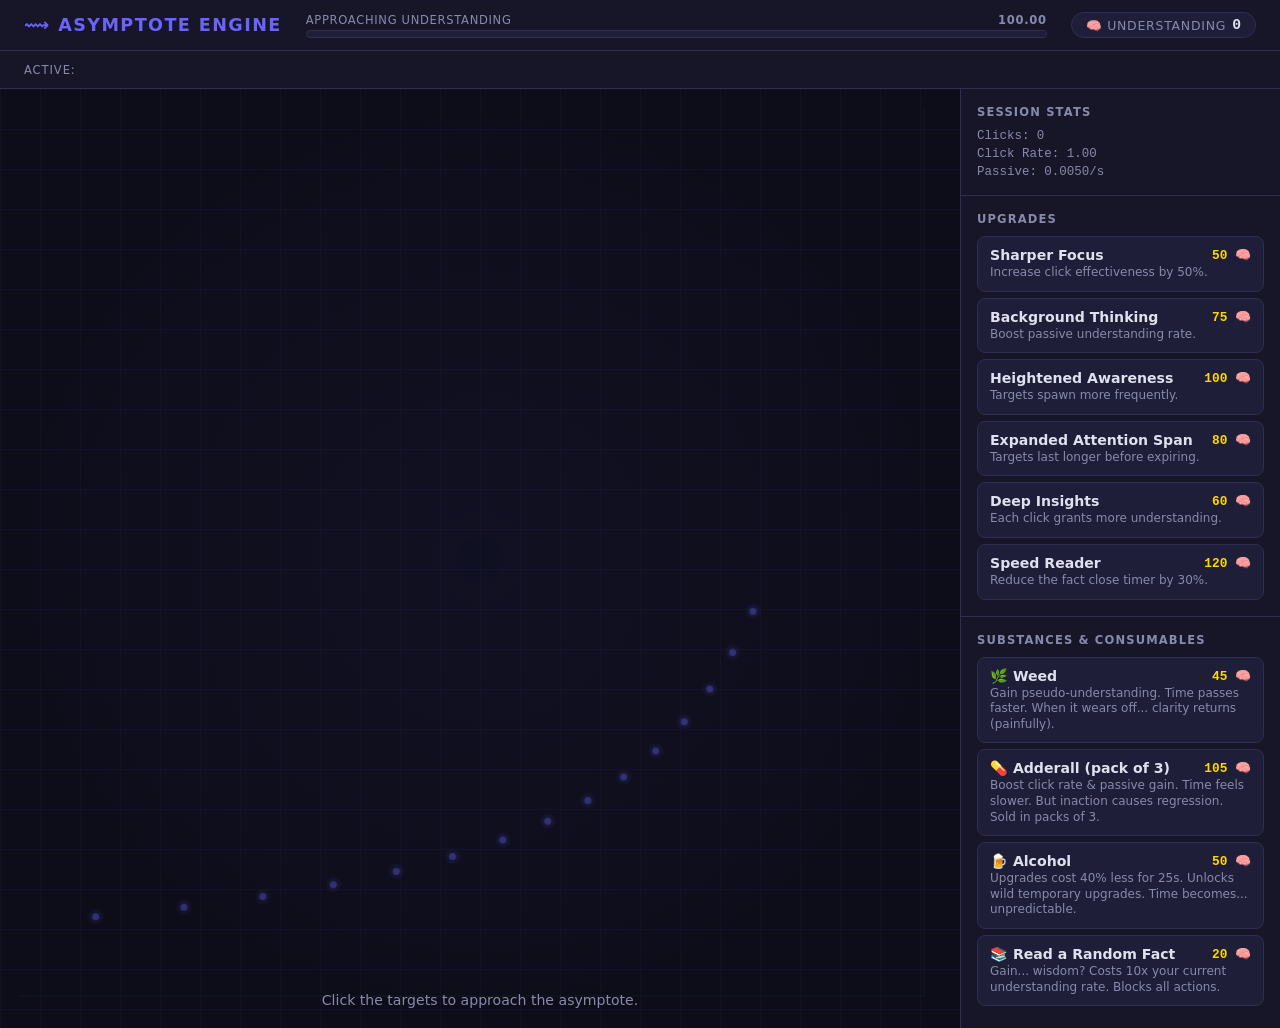
<file: index.html>
<!DOCTYPE html>
<html lang="en">
<head>
  <meta charset="UTF-8" />
  <meta name="viewport" content="width=device-width, initial-scale=1.0" />
  <title>Asymptote Engine</title>
  <link rel="stylesheet" href="src/styles/style.css" />
</head>
<body>
  <div id="app">

    <!-- ── Header / Stats Bar ── -->
    <header id="header">
      <h1>⟿ Asymptote Engine</h1>

      <div class="progress-container">
        <div class="progress-label">
          <span>Approaching Understanding</span>
          <span id="distance-counter" style="font-weight:700;">100.00</span>
        </div>
        <div class="progress-bar">
          <div id="progress-bar-fill"></div>
        </div>
      </div>

      <div class="stat-chip">
        <span class="label">🧠 Understanding</span>
        <span class="value" id="understanding-counter">0</span>
      </div>

      <div class="stat-chip pseudo-chip" style="display:none">
        <span class="label">🌿 Pseudo</span>
        <span class="value" id="pseudo-counter">0</span>
      </div>
    </header>

    <!-- ── Active Effects Bar ── -->
    <div id="active-effects-bar">
      <span style="font-size:0.72rem;color:var(--color-text-muted);text-transform:uppercase;letter-spacing:0.08em;white-space:nowrap;">Active:</span>
      <div id="active-effects"></div>
    </div>

    <!-- ── Main Game Area ── -->
    <main id="game-area">
      <canvas id="engine-bg" aria-hidden="true"></canvas>
    </main>

    <!-- ── Sidebar ── -->
    <aside id="sidebar">

      <!-- Stats -->
      <div class="sidebar-section">
        <div class="section-title">Session Stats</div>
        <div id="stats-display"></div>
      </div>

      <!-- Regular Upgrades -->
      <div class="sidebar-section">
        <div class="section-title">Upgrades</div>
        <div id="upgrades-list"></div>
      </div>

      <!-- Substances & Consumables -->
      <div class="sidebar-section">
        <div class="section-title">Substances &amp; Consumables</div>
        <div id="consumables-list"></div>
      </div>

    </aside>

  </div>

  <script type="module" src="src/main.js"></script>
</body>
</html>
</file>
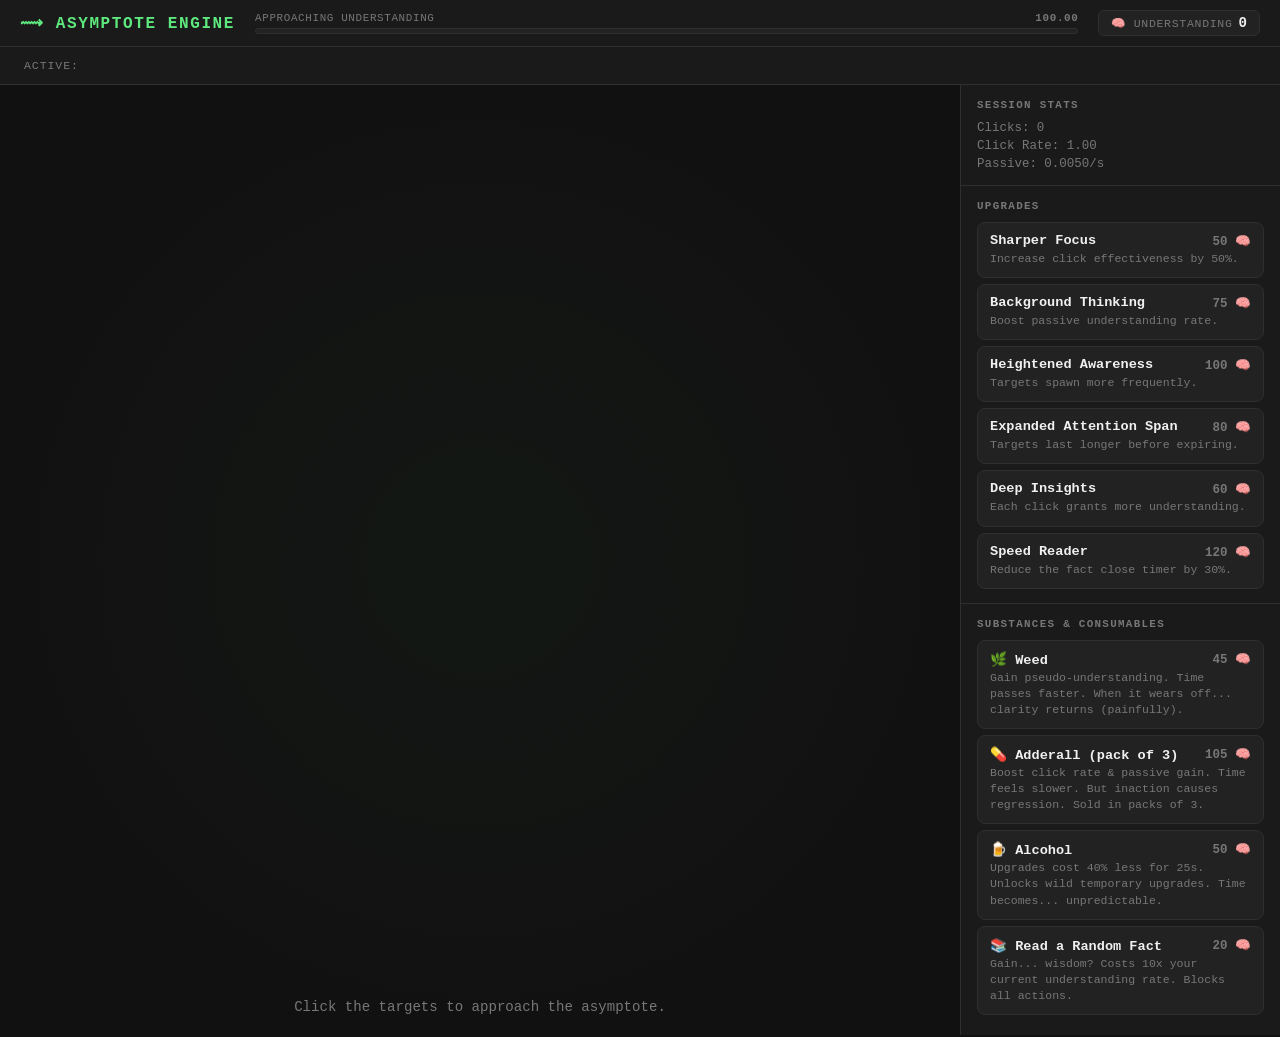
<file: src/index.html>
<!DOCTYPE html>
<html lang="en">
<head>
  <meta charset="UTF-8" />
  <meta name="viewport" content="width=device-width, initial-scale=1.0" />
  <title>Asymptote Engine</title>
  <link rel="stylesheet" href="styles/animations.css" />
</head>
<body>
  <div id="app">

    <!-- ── Header / Stats Bar ── -->
    <header id="header">
      <h1>⟿ Asymptote Engine</h1>

      <div class="progress-container">
        <div class="progress-label">
          <span>Approaching Understanding</span>
          <span id="distance-counter" style="font-family:monospace;font-weight:700;">100.00</span>
        </div>
        <div class="progress-bar">
          <div id="progress-bar-fill"></div>
        </div>
      </div>

      <div class="stat-chip">
        <span class="label">🧠 Understanding</span>
        <span class="value" id="understanding-counter">0</span>
      </div>

      <div class="stat-chip pseudo-chip" style="display:none">
        <span class="label">🌿 Pseudo</span>
        <span class="value" id="pseudo-counter">0</span>
      </div>
    </header>

    <!-- ── Active Effects Bar ── -->
    <div id="active-effects-bar">
      <span style="font-size:0.72rem;color:var(--color-text-muted);text-transform:uppercase;letter-spacing:0.08em;white-space:nowrap;">Active:</span>
      <div id="active-effects"></div>
    </div>

    <!-- ── Main Game Area ── -->
    <main id="game-area"></main>

    <!-- ── Sidebar ── -->
    <aside id="sidebar">

      <!-- Stats -->
      <div class="sidebar-section">
        <div class="section-title">Session Stats</div>
        <div id="stats-display"></div>
      </div>

      <!-- Regular Upgrades -->
      <div class="sidebar-section">
        <div class="section-title">Upgrades</div>
        <div id="upgrades-list"></div>
      </div>

      <!-- Substances & Consumables -->
      <div class="sidebar-section">
        <div class="section-title">Substances &amp; Consumables</div>
        <div id="consumables-list"></div>
      </div>

    </aside>

  </div>

  <script type="module" src="main.js"></script>
</body>
</html>
</file>
<file: src/styles/style.css>
/* style.css — Asymptote Engine Game
 * Canonical stylesheet.
 *
 * Design system ported and adapted from indrolend/basic-browser-spa (style.css).
 * All `.spa-` and `.asy-` prefixes have been removed/remapped to match this
 * repo's standalone DOM structure. Game-specific mechanics CSS is preserved.
 */

/* ─── CSS Variables ─────────────────────────────────────────────── */
:root {
  /* Core palette — purple/indigo (first-version aesthetic) */
  --color-bg: #0d0d1a;
  --color-surface: #161628;
  --color-surface-2: #1e1e38;
  --color-border: #2e2e52;
  --color-accent: #6c63ff;
  --color-accent-dim: #4a44c0;
  --color-text: #e0e0f0;
  --color-text-muted: #888aaa;

  /* Aliases matching SPA short names (for design-system portability) */
  --bg: var(--color-bg);
  --fg: var(--color-text);
  --accent: var(--color-accent);
  --panel: var(--color-surface-2);
  --panel-active: #2a2a4a;

  /* Gameplay colours */
  --color-target: #6c63ff;
  --color-target-glow: rgba(108, 99, 255, 0.6);
  --color-reward: #ffd700;
  --color-pseudo: #98fb98;
  --color-bar-early: #4a44c0;
  --color-bar-mid: #6c63ff;
  --color-bar-late: #a78bfa;
  --color-bar-max: #e879f9;
  --color-danger: #ff4466;
  --color-weed: #4ade80;
  --color-adderall: #60a5fa;
  --color-alcohol: #f59e0b;

  /* Typography — system sans-serif main, Courier New mono */
  --font-main: 'Segoe UI', system-ui, sans-serif;
  --font-mono: 'Courier New', monospace;

  /* Shared tokens */
  --radius: 8px;
  --shadow: 0 4px 24px rgba(0,0,0,0.5);

  /* Design-system component tokens */
  --color-border-dim: #2a2a52;      /* slightly lighter purple border for hero containers */
  --color-surface-action: #1e1e3a;  /* dark purple background for action elements */
  --color-surface-action-hover: #252548; /* hover state for action elements */
  --color-action-border: #3a3a6a;   /* border for action/interactive elements */
  --color-subtext: #666;            /* secondary subtext, slightly brighter than muted */
  --color-label-dim: #555;          /* very dim label text */
}

/* ─── Base Reset ────────────────────────────────────────────────── */
*, *::before, *::after {
  box-sizing: border-box;
  margin: 0;
  padding: 0;
}

html, body {
  /* Prevent double-tap zoom and improve tap responsiveness on mobile */
  touch-action: manipulation;
}

body {
  background: var(--color-bg);
  color: var(--color-text);
  font-family: var(--font-main);
  min-height: 100vh;
  min-height: 100svh; /* small-viewport-height for mobile browsers */
  display: flex;
  flex-direction: column;
  transition: filter 0.3s ease, background 0.4s ease;
}

/* ─── Substance Visual Effects ──────────────────────────────────── */
body.weed-active {
  filter: hue-rotate(40deg) saturate(1.3);
  animation: weed-pulse 3s ease-in-out infinite;
}
body.adderall-active {
  filter: contrast(1.15) brightness(1.1);
  animation: adderall-sharpen 2s ease-in-out infinite;
}
body.alcohol-active {
  animation: alcohol-wobble 0.8s ease-in-out infinite;
}

@keyframes weed-pulse {
  0%, 100% { filter: hue-rotate(40deg) saturate(1.3); }
  50% { filter: hue-rotate(80deg) saturate(1.6) brightness(1.05); }
}
@keyframes adderall-sharpen {
  0%, 100% { filter: contrast(1.15) brightness(1.1); }
  50% { filter: contrast(1.25) brightness(1.15) saturate(1.1); }
}
@keyframes alcohol-wobble {
  0%, 100% { transform: rotate(0deg); }
  25% { transform: rotate(0.5deg); }
  75% { transform: rotate(-0.5deg); }
}

/* ─── Layout ────────────────────────────────────────────────────── */
#app {
  display: grid;
  grid-template-rows: auto auto 1fr;
  grid-template-columns: 1fr 320px;
  grid-template-areas:
    "header  header"
    "effects effects"
    "game    sidebar";
  min-height: 100vh;
  min-height: 100svh;
  gap: 0;
}

/* ─── Header ────────────────────────────────────────────────────── */
#header {
  grid-area: header;
  background: var(--color-surface);
  border-bottom: 1px solid var(--color-border);
  padding: 12px 24px;
  display: flex;
  align-items: center;
  gap: 24px;
  flex-wrap: wrap;
}

#header h1 {
  font-size: 1.1rem;
  font-weight: 700;
  color: var(--color-accent);
  letter-spacing: 0.08em;
  text-transform: uppercase;
  white-space: nowrap;
}

.stat-chip {
  display: flex;
  align-items: center;
  gap: 6px;
  background: var(--color-surface-2);
  border: 1px solid var(--color-border);
  border-radius: 20px;
  padding: 4px 14px;
  font-size: 0.92rem;
}
.stat-chip .label {
  color: var(--color-text-muted);
  font-size: 0.78rem;
  text-transform: uppercase;
  letter-spacing: 0.06em;
}
.stat-chip .value {
  font-weight: 700;
  font-family: var(--font-mono);
  color: var(--color-text);
}
.stat-chip.pseudo-chip {
  border-color: var(--color-pseudo);
}
.stat-chip.pseudo-chip .value {
  color: var(--color-pseudo);
}

/* Progress bar */
.progress-container {
  flex: 1;
  min-width: 160px;
}
.progress-label {
  font-size: 0.72rem;
  color: var(--color-text-muted);
  text-transform: uppercase;
  letter-spacing: 0.06em;
  margin-bottom: 3px;
  display: flex;
  justify-content: space-between;
}
.progress-bar {
  height: 8px;
  background: var(--color-surface-2);
  border-radius: 4px;
  overflow: hidden;
  border: 1px solid var(--color-border);
}
#progress-bar-fill {
  height: 100%;
  width: 0%;
  background: var(--color-bar-early);
  border-radius: 4px;
  transition: width 0.5s ease, background 0.5s ease;
}

/* ─── Active Effects Bar ────────────────────────────────────────── */
#active-effects-bar {
  grid-area: effects;
  background: var(--color-surface);
  border-bottom: 1px solid var(--color-border);
  padding: 6px 24px;
  display: flex;
  align-items: center;
  gap: 10px;
  min-height: 38px;
}

#active-effects {
  display: flex;
  gap: 8px;
  flex-wrap: wrap;
}

.active-effect-badge {
  display: flex;
  align-items: center;
  gap: 6px;
  background: var(--color-surface-2);
  border: 1px solid var(--color-accent);
  border-radius: 20px;
  padding: 3px 12px;
  font-size: 0.82rem;
  animation: badge-in 0.3s ease;
}
.active-effect-badge.fading {
  animation: badge-out 0.3s ease forwards;
}
.effect-label { color: var(--color-text); }
.effect-timer { color: var(--color-accent); font-family: var(--font-mono); font-weight: 700; }

@keyframes badge-in {
  from { opacity: 0; transform: scale(0.8); }
  to { opacity: 1; transform: scale(1); }
}
@keyframes badge-out {
  from { opacity: 1; transform: scale(1); }
  to { opacity: 0; transform: scale(0.8); }
}

/* ─── Game Area ─────────────────────────────────────────────────── */
#game-area {
  grid-area: game;
  position: relative;
  background:
    radial-gradient(ellipse at 50% 50%, rgba(108,99,255,0.04) 0%, transparent 70%),
    var(--color-bg);
  overflow: hidden;
  cursor: default;
  min-height: 400px;
}

/* Subtle grid overlay */
#game-area::before {
  content: '';
  position: absolute;
  inset: 0;
  background-image:
    linear-gradient(rgba(108,99,255,0.05) 1px, transparent 1px),
    linear-gradient(90deg, rgba(108,99,255,0.05) 1px, transparent 1px);
  background-size: 40px 40px;
  pointer-events: none;
}

/* Engine background canvas — drawn by main.js; sits behind all targets */
#engine-bg {
  position: absolute;
  inset: 0;
  width: 100%;
  height: 100%;
  pointer-events: none;
  z-index: 0;
}

/* ─── Targets ───────────────────────────────────────────────────── */
.target {
  position: absolute;
  width: 44px;
  height: 44px;
  background: radial-gradient(circle at 35% 35%, #8b85ff, var(--color-accent));
  border: 2px solid rgba(255,255,255,0.3);
  border-radius: 50%;
  cursor: pointer;
  transform: translate(-50%, -50%);
  box-shadow: 0 0 16px var(--color-target-glow), 0 0 4px rgba(255,255,255,0.2);
  animation: target-spawn 0.2s ease-out, target-lifetime linear forwards;
  transition: transform 0.1s ease, box-shadow 0.1s ease;
  user-select: none;
  will-change: transform, opacity;
  z-index: 1;
}

.target:hover {
  transform: translate(-50%, -50%) scale(1.18);
  box-shadow: 0 0 28px var(--color-target-glow), 0 0 8px rgba(255,255,255,0.35);
}

@keyframes target-lifetime {
  0%   { opacity: 1; }
  70%  { opacity: 0.9; }
  100% { opacity: 0.1; transform: translate(-50%, -50%) scale(0.7); }
}

@keyframes target-spawn {
  from { opacity: 0; transform: translate(-50%, -50%) scale(0.3); }
  to   { opacity: 1; transform: translate(-50%, -50%) scale(1); }
}

.target.clicked {
  animation: target-click 0.2s ease forwards;
  pointer-events: none;
}
@keyframes target-click {
  0%   { transform: translate(-50%, -50%) scale(1); opacity: 1; }
  50%  { transform: translate(-50%, -50%) scale(1.4); opacity: 0.6; }
  100% { transform: translate(-50%, -50%) scale(0); opacity: 0; }
}

.target.expired {
  animation: target-expire 0.4s ease forwards;
  pointer-events: none;
}
@keyframes target-expire {
  0%   { opacity: 0.5; transform: translate(-50%, -50%) scale(1); }
  100% { opacity: 0; transform: translate(-50%, -50%) scale(0.3); filter: grayscale(1); }
}

/* ─── Floating Reward Text ──────────────────────────────────────── */
.floating-reward {
  position: absolute;
  color: var(--color-reward);
  font-weight: 700;
  font-size: 1rem;
  font-family: var(--font-mono);
  pointer-events: none;
  transform: translate(-50%, -100%);
  animation: float-up 1s ease forwards;
  text-shadow: 0 0 8px rgba(255, 215, 0, 0.7);
  z-index: 10;
  white-space: nowrap;
}
@keyframes float-up {
  0%   { opacity: 1; transform: translate(-50%, -100%); }
  80%  { opacity: 0.9; }
  100% { opacity: 0; transform: translate(-50%, -260%); }
}

/* ─── Hint Message ──────────────────────────────────────────────── */
.hint-message {
  position: absolute;
  bottom: 20px;
  left: 50%;
  transform: translateX(-50%);
  color: var(--color-text-muted);
  font-size: 0.88rem;
  pointer-events: none;
  transition: opacity 1s ease;
  z-index: 5;
}
.hint-message.fade-out { opacity: 0; }

/* ─── Sidebar ───────────────────────────────────────────────────── */
#sidebar {
  grid-area: sidebar;
  background: var(--color-surface);
  border-left: 1px solid var(--color-border);
  display: flex;
  flex-direction: column;
  overflow-y: auto;
}

.sidebar-section {
  padding: 16px;
  border-bottom: 1px solid var(--color-border);
}
.sidebar-section:last-child { border-bottom: none; }

.section-title {
  font-size: 0.72rem;
  font-weight: 700;
  color: var(--color-text-muted);
  text-transform: uppercase;
  letter-spacing: 0.1em;
  margin-bottom: 10px;
}

/* ─── Upgrade Buttons ───────────────────────────────────────────── */
.upgrade-btn {
  display: grid;
  grid-template-columns: 1fr auto;
  grid-template-rows: auto auto;
  gap: 2px 8px;
  width: 100%;
  padding: 10px 12px;
  margin-bottom: 6px;
  background: var(--color-surface-2);
  border: 1px solid var(--color-border);
  border-radius: var(--radius);
  color: var(--color-text);
  text-align: left;
  cursor: pointer;
  transition: border-color 0.2s, background 0.2s, transform 0.1s;
  font-family: var(--font-main);
  font-size: 0.85rem;
}
.upgrade-btn:last-child { margin-bottom: 0; }

.upgrade-btn:hover:not(:disabled) {
  border-color: var(--color-accent);
  background: rgba(108, 99, 255, 0.1);
  transform: translateY(-1px);
}
.upgrade-btn:active:not(:disabled) {
  transform: translateY(0);
}
.upgrade-btn.affordable {
  border-color: rgba(108, 99, 255, 0.6);
}
.upgrade-btn.maxed {
  opacity: 0.5;
  cursor: default;
}
.upgrade-btn:disabled {
  opacity: 0.5;
  cursor: not-allowed;
}
.upgrade-btn.active-substance {
  border-color: var(--color-accent);
  background: rgba(108, 99, 255, 0.15);
}
.upgrade-btn.alcohol-only {
  border-color: var(--color-alcohol);
}
.upgrade-btn.alcohol-only:hover:not(:disabled) {
  background: rgba(245, 158, 11, 0.15);
}

.upgrade-name {
  grid-column: 1;
  grid-row: 1;
  font-weight: 600;
  font-size: 0.88rem;
}
.upgrade-desc {
  grid-column: 1 / 3;
  grid-row: 2;
  color: var(--color-text-muted);
  font-size: 0.75rem;
  line-height: 1.3;
}
.upgrade-cost {
  grid-column: 2;
  grid-row: 1;
  color: var(--color-reward);
  font-family: var(--font-mono);
  font-size: 0.8rem;
  font-weight: 700;
  white-space: nowrap;
}
.upgrade-level {
  display: none;
}
.upgrade-btn.affordable .upgrade-cost {
  color: #a3e635;
}

/* Stats small text */
#stats-display {
  display: flex;
  flex-direction: column;
  gap: 4px;
  font-size: 0.78rem;
  color: var(--color-text-muted);
  font-family: var(--font-mono);
}

/* ─── Fact Popup Overlay ─────────────────────────────────────────── */
.fact-overlay {
  position: fixed;
  inset: 0;
  background: rgba(0, 0, 0, 0.82);
  display: flex;
  align-items: center;
  justify-content: center;
  z-index: 1000;
  animation: overlay-in 0.3s ease;
}
@keyframes overlay-in {
  from { opacity: 0; }
  to { opacity: 1; }
}

.fact-modal {
  background: var(--color-surface);
  border: 2px solid var(--color-accent);
  border-radius: 12px;
  padding: 32px;
  max-width: 480px;
  width: 90%;
  box-shadow: 0 0 60px rgba(108, 99, 255, 0.4), var(--shadow);
  animation: modal-in 0.3s cubic-bezier(0.175, 0.885, 0.32, 1.275);
}
@keyframes modal-in {
  from { opacity: 0; transform: scale(0.8) translateY(20px); }
  to { opacity: 1; transform: scale(1) translateY(0); }
}

.fact-header {
  font-size: 0.75rem;
  font-weight: 700;
  color: var(--color-accent);
  text-transform: uppercase;
  letter-spacing: 0.12em;
  margin-bottom: 20px;
  text-align: center;
}

.fact-body {
  font-size: 1.05rem;
  line-height: 1.6;
  color: var(--color-text);
  text-align: center;
  margin-bottom: 24px;
  padding: 16px;
  background: var(--color-surface-2);
  border-radius: var(--radius);
  border: 1px solid var(--color-border);
  font-style: italic;
}

.fact-footer {
  display: flex;
  align-items: center;
  justify-content: space-between;
  gap: 12px;
}
.fact-note {
  font-size: 0.78rem;
  color: var(--color-text-muted);
}

#fact-close-btn {
  background: var(--color-accent);
  border: none;
  color: white;
  padding: 8px 20px;
  border-radius: var(--radius);
  cursor: pointer;
  font-weight: 700;
  font-size: 0.88rem;
  transition: background 0.2s, opacity 0.2s;
  font-family: var(--font-main);
}
#fact-close-btn:disabled {
  background: var(--color-surface-2);
  color: var(--color-text-muted);
  cursor: not-allowed;
  opacity: 0.7;
}
#fact-close-btn:not(:disabled):hover {
  background: var(--color-accent-dim);
}

/* ─── Wear Off Message ───────────────────────────────────────────── */
.wear-off-message {
  position: fixed;
  top: 80px;
  left: 50%;
  transform: translateX(-50%);
  background: var(--color-surface);
  border: 1px solid var(--color-danger);
  border-radius: var(--radius);
  padding: 10px 20px;
  font-size: 0.88rem;
  color: var(--color-text);
  z-index: 500;
  max-width: 500px;
  text-align: center;
  animation: wear-off-anim 4s ease forwards;
  box-shadow: 0 0 20px rgba(255, 68, 102, 0.3);
}
@keyframes wear-off-anim {
  0%   { opacity: 0; transform: translateX(-50%) translateY(-10px); }
  15%  { opacity: 1; transform: translateX(-50%) translateY(0); }
  80%  { opacity: 1; }
  100% { opacity: 0; transform: translateX(-50%) translateY(-5px); }
}

/* ─── Scrollbar ─────────────────────────────────────────────────── */
::-webkit-scrollbar { width: 6px; }
::-webkit-scrollbar-track { background: var(--color-bg); }
::-webkit-scrollbar-thumb { background: var(--color-border); border-radius: 3px; }
::-webkit-scrollbar-thumb:hover { background: var(--color-accent-dim); }

/* ═══════════════════════════════════════════════════════════════════
   DESIGN SYSTEM — Ported from indrolend/basic-browser-spa
   Classes below are adapted for this standalone repo's structure.
   `.spa-` and `.asy-` prefixes have been removed.
   ═══════════════════════════════════════════════════════════════════ */

/* ─── Navigation Buttons ────────────────────────────────────────── */
/* Reusable action/nav button — replaces .spa-nav-btn */
.nav-btn {
  background: var(--panel);
  color: var(--accent);
  border: 1px solid var(--color-border);
  border-radius: 10px;
  padding: 0.75rem 1rem;
  margin: 0;
  min-height: 44px;
  min-width: 44px;
  font-size: 1rem;
  line-height: 1.2;
  cursor: pointer;
  touch-action: manipulation;
  font-family: var(--font-main);
  transition: background 0.2s;
}

.nav-btn:hover,
.nav-btn:active {
  background: var(--panel-active);
}

.nav-btn:focus-visible {
  outline: 2px solid var(--accent);
  outline-offset: 2px;
}

/* Exit/back button variant — slightly dimmed to distinguish from primary actions */
.exit-btn {
  opacity: 0.65;
}
.exit-btn:hover,
.exit-btn:active {
  opacity: 1;
}

/* ─── Navigation Dots ───────────────────────────────────────────── */
/* Dot indicator row — replaces #spa-dots / .spa-dot */
.nav-dots {
  width: 100%;
  display: flex;
  justify-content: center;
  align-items: center;
  gap: 0.45rem;
  margin: 0.6rem 0 0;
  min-height: 12px;
}

.nav-dot {
  width: 8px;
  height: 8px;
  border-radius: 50%;
  background: var(--color-border);
  border: none;
  padding: 0;
  cursor: pointer;
  touch-action: manipulation;
  transition: background 0.2s, transform 0.2s;
  flex-shrink: 0;
}

.nav-dot[aria-selected="true"],
.nav-dot.active {
  background: var(--accent);
  transform: scale(1.35);
}

/* ─── Hero Containers ───────────────────────────────────────────── */
/* General hero — centred display area, replaces .spa-hero */
.hero {
  display: flex;
  flex-direction: column;
  align-items: center;
  justify-content: center;
  width: min(100%, 38rem);
  min-height: 320px;
  text-align: center;
  cursor: grab;
}

.hero:active {
  cursor: grabbing;
}

.hero--linkable {
  cursor: pointer;
}

.hero--linkable:focus-visible {
  outline: 2px solid var(--accent);
  outline-offset: 6px;
  border-radius: 16px;
}

/* Text-type hero rendered as a styled panel — replaces .spa-hero--text */
.hero--text {
  background: var(--panel);
  border: 2px solid var(--color-border);
  border-radius: 12px;
  padding: 2rem 2.5rem;
  min-height: unset;
  box-shadow: 0 2px 20px #0005;
  transition: background 0.15s, border-color 0.15s;
  user-select: none;
  touch-action: manipulation;
}

.hero--text:hover {
  background: var(--panel-active);
  border-color: var(--accent);
}

/* Hero heading text — replaces .spa-hero-text */
.hero-text {
  font-size: clamp(1.8rem, 5vw, 2.5rem);
  color: var(--accent);
  text-transform: uppercase;
  letter-spacing: 0.08em;
  margin: 1.25rem 0;
  text-align: center;
}

/* Hero sub-description — replaces .spa-hero-subtext */
.hero-subtext {
  font-size: clamp(0.75rem, 2.5vw, 0.9rem);
  color: var(--color-subtext);
  letter-spacing: 0.03em;
  line-height: 1.5;
  max-width: 32rem;
  text-align: center;
  margin: 0.5rem 0 0;
  padding: 0 1rem;
}

/* Dim state — replaces .asy-hero--dim */
.hero--dim .hero-text,
.hero--dim .hero-stat,
.hero--dim .hero-action {
  opacity: 0.38;
}
.hero--dim .motif {
  opacity: 0.45;
  filter: grayscale(0.4);
}
.hero--dim .core-dot {
  opacity: 0.45;
  filter: grayscale(0.35);
  box-shadow: 0 0 12px rgba(108, 99, 255, 0.15);
}

/* ─── Stats Bar ─────────────────────────────────────────────────── */
/* Compact full-width stats row (typically inside the header or nav bar).
   Replaces .asy-stats-bar — works alongside the existing .stat-chip rows. */
.stats-bar {
  width: 100%;
  display: flex;
  justify-content: center;
  gap: 1.25rem;
  font-size: 0.72rem;
  letter-spacing: 0.04em;
  color: #aaa;
  padding-bottom: 0.2rem;
}

.stats-bar-stat {
  display: flex;
  align-items: baseline;
  gap: 0.3em;
}

.stats-bar-label {
  color: var(--color-label-dim);
}

/* ─── Engine Hero ───────────────────────────────────────────────── */
/* Primary engine display container — replaces .asy-engine-hero.
   Can be applied to any element that wraps the engine canvas/dot. */
.engine-hero {
  position: relative;
  display: flex;
  flex-direction: column;
  align-items: center;
  justify-content: center;
  min-height: min(52vh, 360px);
  width: 100%;
  max-width: 38rem;
  margin: 0 auto;
  border-radius: 16px;
  border: 1px solid var(--color-border-dim);
  background: radial-gradient(ellipse 80% 70% at 50% 45%, #1a1a2e 0%, #0d0d1a 100%);
  box-shadow: inset 0 0 60px rgba(108, 99, 255, 0.04);
  overflow: hidden;
  cursor: default;
}

/* Canvas layer within the engine hero — replaces .asy-engine-bg */
.engine-bg {
  position: absolute;
  inset: 0;
  width: 100%;
  height: 100%;
  z-index: 0;
  pointer-events: none;
}

/* Primary clickable core — replaces .asy-core-dot */
.core-dot {
  position: relative;
  z-index: 2;
  width: min(22vw, 88px);
  height: min(22vw, 88px);
  min-width: 64px;
  min-height: 64px;
  border-radius: 50%;
  border: none;
  padding: 0;
  cursor: pointer;
  touch-action: manipulation;
  background: radial-gradient(circle at 35% 30%, #8b85ff 0%, #6c63ff 38%, #4a44c0 100%);
  box-shadow:
    0 0 28px rgba(108, 99, 255, 0.55),
    0 0 60px rgba(108, 99, 255, 0.2),
    inset 0 2px 12px rgba(255, 255, 255, 0.35);
  transition: transform 0.08s ease-out, box-shadow 0.15s ease;
}

.core-dot:active {
  transform: scale(0.94);
  box-shadow:
    0 0 40px rgba(108, 99, 255, 0.75),
    inset 0 2px 8px rgba(0, 0, 0, 0.2);
}

/* Decorative asymptote label beneath the core dot — replaces .asy-engine-hint */
.engine-hint {
  position: relative;
  z-index: 1;
  margin-top: 0.85rem;
  font-size: clamp(1.4rem, 4vw, 2rem);
  color: rgba(108, 99, 255, 0.45);
  letter-spacing: 0.12em;
  pointer-events: none;
  user-select: none;
}

/* ─── Item Cards / Item Heroes ──────────────────────────────────── */
/* Card container for generator/upgrade items — replaces .asy-item-hero */
.item-hero {
  display: flex;
  flex-direction: column;
  align-items: center;
  justify-content: center;
  gap: 0.75rem;
  width: 100%;
  max-width: 38rem;
  margin: 0 auto;
  min-height: 220px;
  padding: 1rem 1.25rem 1.5rem;
  border-radius: 14px;
  border: 1px solid var(--color-border);
  background: linear-gradient(165deg, #1a1a2a 0%, #111120 100%);
}

/* Pixel-art motif canvas for item cards — replaces .asy-motif */
.motif {
  display: block;
  width: 112px;
  height: 112px;
  image-rendering: pixelated;
  border-radius: 12px;
  background: #0a0a0a;
  box-shadow: inset 0 0 24px rgba(108, 99, 255, 0.06);
}

/* Prominent stat number inside a hero card — replaces .asy-hero-stat */
.hero-stat {
  margin: 0 !important;
  font-size: clamp(1.1rem, 3.2vw, 1.35rem) !important;
  letter-spacing: 0.06em !important;
  color: var(--accent) !important;
}

/* Small circular action button inside a hero card — replaces .asy-hero-action */
.hero-action {
  width: 52px;
  height: 52px;
  border-radius: 50%;
  border: 2px solid var(--color-action-border);
  background: var(--color-surface-action);
  color: var(--accent);
  font-size: 1.1rem;
  cursor: pointer;
  touch-action: manipulation;
  display: flex;
  align-items: center;
  justify-content: center;
  transition: background 0.12s ease, border-color 0.12s ease, transform 0.08s ease;
}

.hero-action:active {
  transform: scale(0.94);
  background: var(--color-surface-action-hover);
}

/* Hero images */
.hero-image,
.hero-gif {
  width: min(80vw, 320px);
  height: auto;
  max-height: 60vh;
  border-radius: 16px;
}

.hero-image {
  background: var(--panel);
  box-shadow: 0 4px 32px #000a;
}

/* ─── Transition Canvas ─────────────────────────────────────────── */
/* Full-page canvas used by particleTransitionEngine when ported */
#transition-canvas {
  display: none;
  position: absolute;
  transform: translate(-50%, -50%);
}

/* ─── Responsive ─────────────────────────────────────────────────── */
@media (max-width: 768px) {
  .nav-btn {
    flex: 1 1 auto;
    padding: 0.85rem 0.9rem;
  }

  .hero {
    min-height: 240px;
  }

  .hero--text {
    padding: 1.5rem 1.75rem;
    border-radius: 10px;
  }

  .hero-image,
  .hero-gif {
    width: min(86vw, 320px);
    max-height: 50vh;
  }

  .stats-bar {
    gap: 0.75rem;
    font-size: 0.68rem;
  }
}

@media (max-width: 700px) {
  #app {
    grid-template-columns: 1fr;
    grid-template-areas:
      "header"
      "effects"
      "game"
      "sidebar";
  }
  #sidebar {
    border-left: none;
    border-top: 1px solid var(--color-border);
  }
  #game-area { min-height: 300px; }
}
</file>
<file: src/styles/animations.css>
/* animations.css — Asymptote Engine Game styles & animations */

/* ─── CSS Variables ─────────────────────────────────────────────── */
:root {
  --color-bg: #111;
  --color-surface: #1a1a1a;
  --color-surface-2: #222;
  --color-border: #2f2f2f;
  --color-accent: #5ee87d;
  --color-accent-dim: #2d8f4a;
  --color-text: #f0f0f0;
  --color-text-muted: #777;
  --color-target: #5ee87d;
  --color-target-glow: rgba(94, 232, 125, 0.55);
  --color-reward: #ffd700;
  --color-pseudo: #8ef4a8;
  --color-bar-early: #2d6e40;
  --color-bar-mid: #5ee87d;
  --color-bar-late: #8ef4a8;
  --color-bar-max: #c0ffd4;
  --color-danger: #ff4466;
  --color-weed: #4ade80;
  --color-adderall: #60a5fa;
  --color-alcohol: #f59e0b;
  --font-main: 'SF Mono', Menlo, Monaco, Consolas, monospace;
  --font-mono: 'SF Mono', Menlo, Monaco, Consolas, monospace;
  --radius: 8px;
  --shadow: 0 4px 24px rgba(0,0,0,0.6);
}

/* ─── Base Reset ────────────────────────────────────────────────── */
*, *::before, *::after {
  box-sizing: border-box;
  margin: 0;
  padding: 0;
}

body {
  background: var(--color-bg);
  color: var(--color-text);
  font-family: var(--font-main);
  min-height: 100vh;
  display: flex;
  flex-direction: column;
  transition: filter 0.3s ease, background 0.4s ease;
}

/* ─── Substance Visual Effects ──────────────────────────────────── */
body.weed-active {
  filter: hue-rotate(60deg) saturate(1.4);
  animation: weed-pulse 3s ease-in-out infinite;
}
body.adderall-active {
  filter: contrast(1.15) brightness(1.1);
  animation: adderall-sharpen 2s ease-in-out infinite;
}
body.alcohol-active {
  animation: alcohol-wobble 0.8s ease-in-out infinite;
}

@keyframes weed-pulse {
  0%, 100% { filter: hue-rotate(60deg) saturate(1.4); }
  50% { filter: hue-rotate(110deg) saturate(1.7) brightness(1.05); }
}
@keyframes adderall-sharpen {
  0%, 100% { filter: contrast(1.15) brightness(1.1); }
  50% { filter: contrast(1.25) brightness(1.15) saturate(1.1); }
}
@keyframes alcohol-wobble {
  0%, 100% { transform: rotate(0deg); }
  25% { transform: rotate(0.5deg); }
  75% { transform: rotate(-0.5deg); }
}

/* ─── Layout ────────────────────────────────────────────────────── */
#app {
  display: grid;
  grid-template-rows: auto auto 1fr;
  grid-template-columns: 1fr 320px;
  grid-template-areas:
    "header  header"
    "effects effects"
    "game    sidebar";
  min-height: 100vh;
  gap: 0;
}

/* ─── Header ────────────────────────────────────────────────────── */
#header {
  grid-area: header;
  background: var(--color-surface);
  border-bottom: 1px solid var(--color-border);
  padding: 10px 20px;
  display: flex;
  align-items: center;
  gap: 20px;
  flex-wrap: wrap;
}

#header h1 {
  font-size: 1rem;
  font-weight: 700;
  color: var(--color-accent);
  letter-spacing: 0.1em;
  text-transform: uppercase;
  white-space: nowrap;
}

.stat-chip {
  display: flex;
  align-items: center;
  gap: 6px;
  background: var(--color-surface-2);
  border: 1px solid var(--color-border);
  border-radius: 6px;
  padding: 4px 12px;
  font-size: 0.88rem;
}
.stat-chip .label {
  color: var(--color-text-muted);
  font-size: 0.72rem;
  text-transform: uppercase;
  letter-spacing: 0.06em;
}
.stat-chip .value {
  font-weight: 700;
  color: var(--color-text);
}
.stat-chip.pseudo-chip {
  border-color: var(--color-pseudo);
}
.stat-chip.pseudo-chip .value {
  color: var(--color-pseudo);
}

/* Progress bar */
.progress-container {
  flex: 1;
  min-width: 160px;
}
.progress-label {
  font-size: 0.68rem;
  color: var(--color-text-muted);
  text-transform: uppercase;
  letter-spacing: 0.06em;
  margin-bottom: 4px;
  display: flex;
  justify-content: space-between;
}
.progress-bar {
  height: 6px;
  background: var(--color-surface-2);
  border-radius: 3px;
  overflow: hidden;
  border: 1px solid var(--color-border);
}
#progress-bar-fill {
  height: 100%;
  width: 0%;
  background: var(--color-bar-early);
  border-radius: 3px;
  transition: width 0.5s ease, background 0.5s ease;
}

/* ─── Active Effects Bar ────────────────────────────────────────── */
#active-effects-bar {
  grid-area: effects;
  background: var(--color-surface);
  border-bottom: 1px solid var(--color-border);
  padding: 6px 24px;
  display: flex;
  align-items: center;
  gap: 10px;
  min-height: 38px;
}

#active-effects {
  display: flex;
  gap: 8px;
  flex-wrap: wrap;
}

.active-effect-badge {
  display: flex;
  align-items: center;
  gap: 6px;
  background: var(--color-surface-2);
  border: 1px solid var(--color-accent);
  border-radius: 20px;
  padding: 3px 12px;
  font-size: 0.82rem;
  animation: badge-in 0.3s ease;
}
.active-effect-badge.fading {
  animation: badge-out 0.3s ease forwards;
}
.effect-label { color: var(--color-text); }
.effect-timer { color: var(--color-accent); font-family: var(--font-mono); font-weight: 700; }

@keyframes badge-in {
  from { opacity: 0; transform: scale(0.8); }
  to { opacity: 1; transform: scale(1); }
}
@keyframes badge-out {
  from { opacity: 1; transform: scale(1); }
  to { opacity: 0; transform: scale(0.8); }
}

/* ─── Game Area ─────────────────────────────────────────────────── */
#game-area {
  grid-area: game;
  position: relative;
  background: radial-gradient(ellipse at 50% 50%, rgba(94,232,125,0.03) 0%, transparent 70%),
    var(--color-bg);
  overflow: hidden;
  cursor: default;
  min-height: 400px;
}

/* Engine background canvas — drawn by main.js; sits behind all targets */
#engine-bg {
  position: absolute;
  inset: 0;
  width: 100%;
  height: 100%;
  pointer-events: none;
  z-index: 0;
}

/* ─── Targets ───────────────────────────────────────────────────── */
.target {
  position: absolute;
  width: 44px;
  height: 44px;
  background: radial-gradient(circle at 35% 35%, #8ef4a8, var(--color-accent));
  border: 2px solid rgba(255,255,255,0.25);
  border-radius: 50%;
  cursor: pointer;
  transform: translate(-50%, -50%);
  box-shadow: 0 0 20px var(--color-target-glow), 0 0 4px rgba(255,255,255,0.15);
  animation: target-spawn 0.2s ease-out, target-lifetime linear forwards;
  transition: transform 0.1s ease, box-shadow 0.1s ease;
  user-select: none;
  will-change: transform, opacity;
  z-index: 1;
}

.target:hover {
  transform: translate(-50%, -50%) scale(1.18);
  box-shadow: 0 0 32px var(--color-target-glow), 0 0 8px rgba(255,255,255,0.3);
}

/* Shrink and fade during lifetime */
@keyframes target-lifetime {
  0%   { opacity: 1; }
  70%  { opacity: 0.9; }
  100% { opacity: 0.1; transform: translate(-50%, -50%) scale(0.7); }
}

@keyframes target-spawn {
  from { opacity: 0; transform: translate(-50%, -50%) scale(0.3); }
  to   { opacity: 1; transform: translate(-50%, -50%) scale(1); }
}

.target.clicked {
  animation: target-click 0.2s ease forwards;
  pointer-events: none;
}
@keyframes target-click {
  0%   { transform: translate(-50%, -50%) scale(1); opacity: 1; }
  50%  { transform: translate(-50%, -50%) scale(1.4); opacity: 0.6; }
  100% { transform: translate(-50%, -50%) scale(0); opacity: 0; }
}

.target.expired {
  animation: target-expire 0.4s ease forwards;
  pointer-events: none;
}
@keyframes target-expire {
  0%   { opacity: 0.5; transform: translate(-50%, -50%) scale(1); }
  100% { opacity: 0; transform: translate(-50%, -50%) scale(0.3); filter: grayscale(1); }
}

/* ─── Floating Reward Text ──────────────────────────────────────── */
.floating-reward {
  position: absolute;
  color: var(--color-reward);
  font-weight: 700;
  font-size: 1rem;
  font-family: var(--font-mono);
  pointer-events: none;
  transform: translate(-50%, -100%);
  animation: float-up 1s ease forwards;
  text-shadow: 0 0 8px rgba(255, 215, 0, 0.7);
  z-index: 10;
  white-space: nowrap;
}
@keyframes float-up {
  0%   { opacity: 1; transform: translate(-50%, -100%); }
  80%  { opacity: 0.9; }
  100% { opacity: 0; transform: translate(-50%, -260%); }
}

/* ─── Hint Message ──────────────────────────────────────────────── */
.hint-message {
  position: absolute;
  bottom: 20px;
  left: 50%;
  transform: translateX(-50%);
  color: var(--color-text-muted);
  font-size: 0.88rem;
  pointer-events: none;
  transition: opacity 1s ease;
  z-index: 5;
}
.hint-message.fade-out { opacity: 0; }

/* ─── Sidebar ───────────────────────────────────────────────────── */
#sidebar {
  grid-area: sidebar;
  background: var(--color-surface);
  border-left: 1px solid var(--color-border);
  display: flex;
  flex-direction: column;
  overflow-y: auto;
}

.sidebar-section {
  padding: 14px 16px;
  border-bottom: 1px solid var(--color-border);
}
.sidebar-section:last-child { border-bottom: none; }

.section-title {
  font-size: 0.68rem;
  font-weight: 700;
  color: var(--color-text-muted);
  text-transform: uppercase;
  letter-spacing: 0.12em;
  margin-bottom: 10px;
}

/* ─── Upgrade Buttons ───────────────────────────────────────────── */
.upgrade-btn {
  display: grid;
  grid-template-columns: 1fr auto;
  grid-template-rows: auto auto;
  gap: 2px 8px;
  width: 100%;
  padding: 10px 12px;
  margin-bottom: 6px;
  background: var(--color-surface-2);
  border: 1px solid var(--color-border);
  border-radius: var(--radius);
  color: var(--color-text);
  text-align: left;
  cursor: pointer;
  transition: border-color 0.2s, background 0.2s, transform 0.1s;
  font-family: var(--font-main);
  font-size: 0.82rem;
}
.upgrade-btn:last-child { margin-bottom: 0; }

.upgrade-btn:hover:not(:disabled) {
  border-color: var(--color-accent);
  background: rgba(94, 232, 125, 0.08);
  transform: translateY(-1px);
}
.upgrade-btn:active:not(:disabled) {
  transform: translateY(0);
}
.upgrade-btn.affordable {
  border-color: rgba(94, 232, 125, 0.5);
}
.upgrade-btn.maxed {
  opacity: 0.45;
  cursor: default;
}
.upgrade-btn:disabled {
  opacity: 0.45;
  cursor: not-allowed;
}
.upgrade-btn.active-substance {
  border-color: var(--color-accent);
  background: rgba(94, 232, 125, 0.1);
}
.upgrade-btn.alcohol-only {
  border-color: var(--color-alcohol);
}
.upgrade-btn.alcohol-only:hover:not(:disabled) {
  background: rgba(245, 158, 11, 0.12);
}

.upgrade-name {
  grid-column: 1;
  grid-row: 1;
  font-weight: 600;
  font-size: 0.85rem;
}
.upgrade-desc {
  grid-column: 1 / 3;
  grid-row: 2;
  color: var(--color-text-muted);
  font-size: 0.72rem;
  line-height: 1.4;
}
.upgrade-cost {
  grid-column: 2;
  grid-row: 1;
  color: var(--color-text-muted);
  font-size: 0.78rem;
  font-weight: 700;
  white-space: nowrap;
}
.upgrade-level {
  display: none;
}
.upgrade-btn.affordable .upgrade-cost {
  color: var(--color-accent);
}

/* Stats small text */
#stats-display {
  display: flex;
  flex-direction: column;
  gap: 4px;
  font-size: 0.78rem;
  color: var(--color-text-muted);
  font-family: var(--font-mono);
}

/* ─── Fact Popup Overlay ─────────────────────────────────────────── */
.fact-overlay {
  position: fixed;
  inset: 0;
  background: rgba(0, 0, 0, 0.88);
  display: flex;
  align-items: center;
  justify-content: center;
  z-index: 1000;
  animation: overlay-in 0.3s ease;
}
@keyframes overlay-in {
  from { opacity: 0; }
  to { opacity: 1; }
}

.fact-modal {
  background: var(--color-surface);
  border: 1px solid var(--color-accent);
  border-radius: 12px;
  padding: 28px 32px;
  max-width: 480px;
  width: 90%;
  box-shadow: 0 0 48px rgba(94, 232, 125, 0.25), var(--shadow);
  animation: modal-in 0.3s cubic-bezier(0.175, 0.885, 0.32, 1.275);
}
@keyframes modal-in {
  from { opacity: 0; transform: scale(0.8) translateY(20px); }
  to { opacity: 1; transform: scale(1) translateY(0); }
}

.fact-header {
  font-size: 0.7rem;
  font-weight: 700;
  color: var(--color-accent);
  text-transform: uppercase;
  letter-spacing: 0.14em;
  margin-bottom: 18px;
  text-align: center;
}

.fact-body {
  font-size: 1rem;
  line-height: 1.65;
  color: var(--color-text);
  text-align: center;
  margin-bottom: 22px;
  padding: 14px 16px;
  background: var(--color-surface-2);
  border-radius: var(--radius);
  border: 1px solid var(--color-border);
  font-style: italic;
}

.fact-footer {
  display: flex;
  align-items: center;
  justify-content: space-between;
  gap: 12px;
}
.fact-note {
  font-size: 0.72rem;
  color: var(--color-text-muted);
}

#fact-close-btn {
  background: var(--color-accent);
  border: none;
  color: var(--color-bg);
  padding: 8px 20px;
  border-radius: var(--radius);
  cursor: pointer;
  font-weight: 700;
  font-size: 0.85rem;
  transition: background 0.2s, opacity 0.2s;
  font-family: var(--font-main);
}
#fact-close-btn:disabled {
  background: var(--color-surface-2);
  color: var(--color-text-muted);
  cursor: not-allowed;
  opacity: 0.7;
}
#fact-close-btn:not(:disabled):hover {
  background: var(--color-accent-dim);
  color: #fff;
}

/* ─── Wear Off Message ───────────────────────────────────────────── */
.wear-off-message {
  position: fixed;
  top: 80px;
  left: 50%;
  transform: translateX(-50%);
  background: var(--color-surface);
  border: 1px solid var(--color-danger);
  border-radius: var(--radius);
  padding: 10px 20px;
  font-size: 0.88rem;
  color: var(--color-text);
  z-index: 500;
  max-width: 500px;
  text-align: center;
  animation: wear-off-anim 4s ease forwards;
  box-shadow: 0 0 20px rgba(255, 68, 102, 0.3);
}
@keyframes wear-off-anim {
  0%   { opacity: 0; transform: translateX(-50%) translateY(-10px); }
  15%  { opacity: 1; transform: translateX(-50%) translateY(0); }
  80%  { opacity: 1; }
  100% { opacity: 0; transform: translateX(-50%) translateY(-5px); }
}

/* ─── Scrollbar ─────────────────────────────────────────────────── */
::-webkit-scrollbar { width: 6px; }
::-webkit-scrollbar-track { background: var(--color-bg); }
::-webkit-scrollbar-thumb { background: var(--color-border); border-radius: 3px; }
::-webkit-scrollbar-thumb:hover { background: var(--color-accent-dim); }

/* ─── Responsive ─────────────────────────────────────────────────── */
@media (max-width: 700px) {
  #app {
    grid-template-columns: 1fr;
    grid-template-areas:
      "header"
      "effects"
      "game"
      "sidebar";
  }
  #sidebar {
    border-left: none;
    border-top: 1px solid var(--color-border);
  }
  #game-area { min-height: 300px; }
}
</file>
